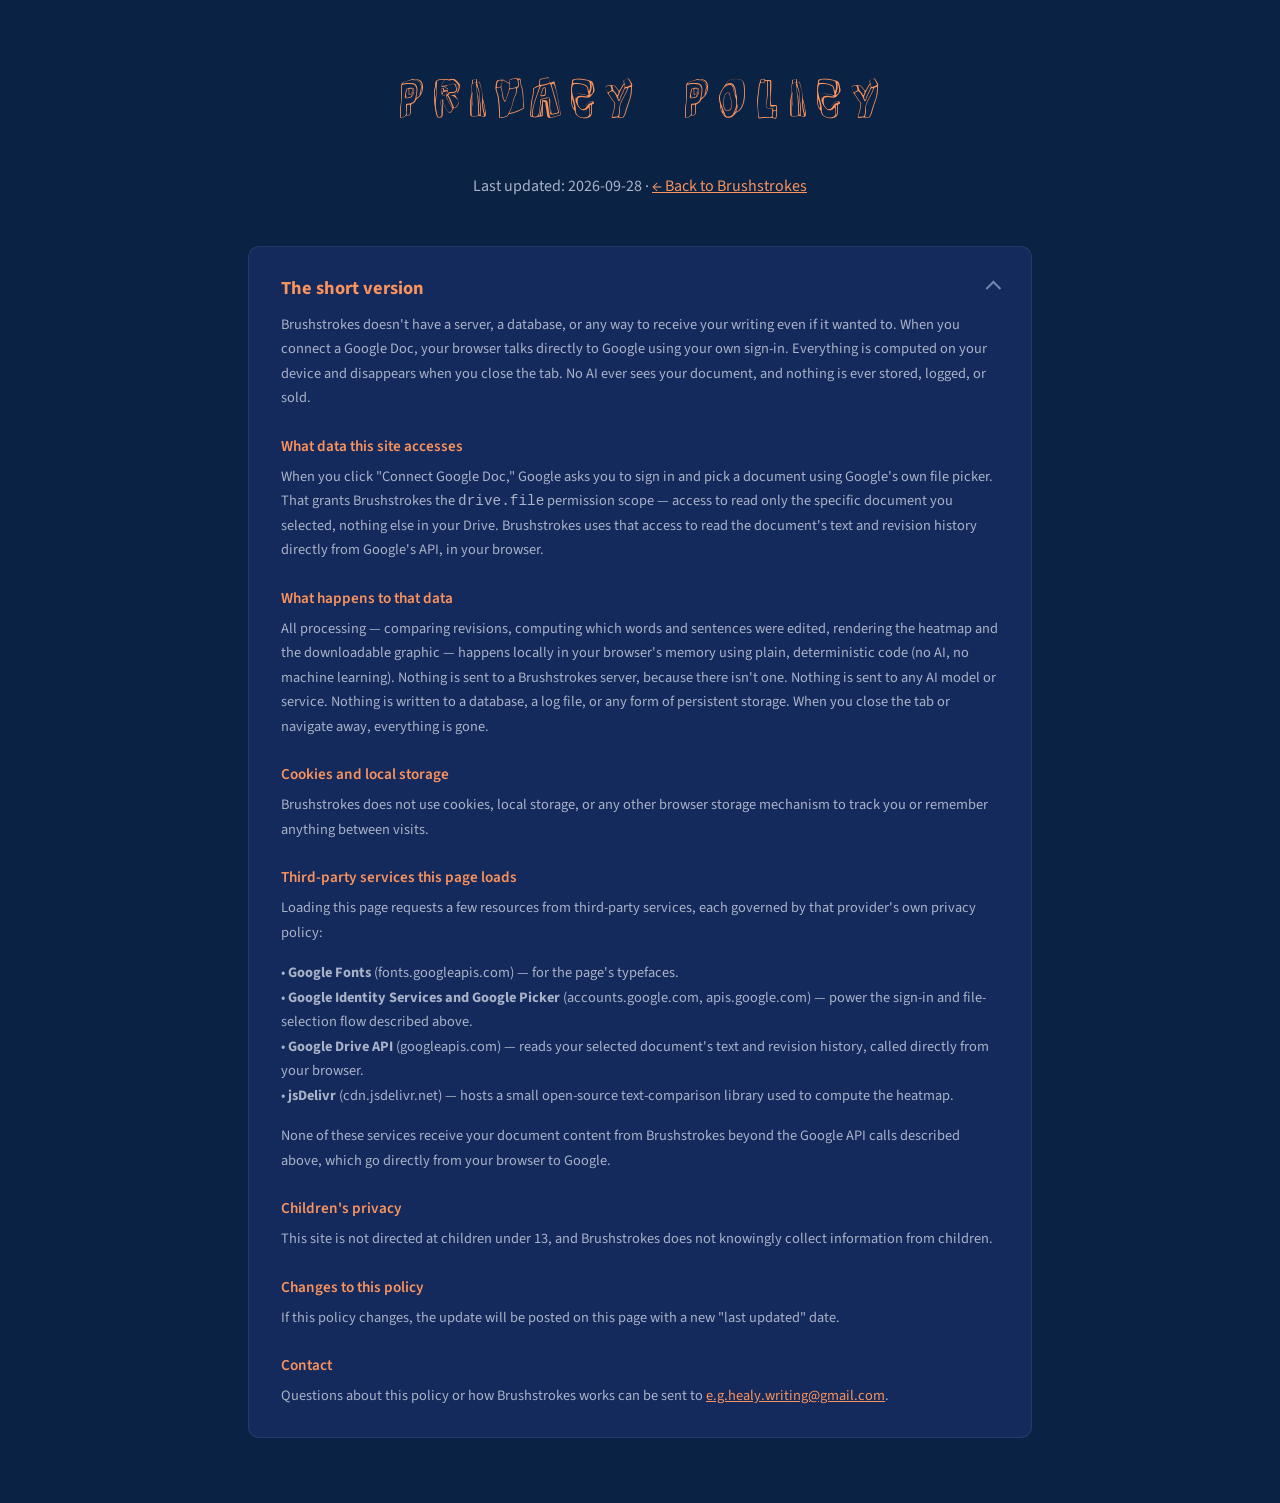
<file: privacy.html>
<!DOCTYPE html>
<html lang="en">
<head>
	<meta charset="utf-8">
	<meta name="viewport" content="width=device-width, initial-scale=1, shrink-to-fit=no">
	<meta name="robots" content="noindex, nofollow, noarchive">
	<title>Privacy Policy &mdash; Brushstrokes</title>
	<link rel="preconnect" href="https://fonts.googleapis.com">
	<link rel="preconnect" href="https://fonts.gstatic.com" crossorigin>
	<link href="https://fonts.googleapis.com/css2?family=Source+Sans+3:ital,wght@0,200..900;1,200..900&display=swap" rel="stylesheet">
	<link href="https://fonts.googleapis.com/css2?family=Rock+3D&display=swap" rel="stylesheet">
	<link rel="stylesheet" href="style.css">
</head>
<body>
	<main>
		<header class="intro">
			<h1 class="rock-heading" style="font-size: clamp(1.8rem, 1.5rem + 1.5vw, 3rem);">Privacy Policy</h1>
			<p class="subtitle">Last updated: 2026-09-28 &middot; <a href="index.html">&larr; Back to Brushstrokes</a></p>
		</header>

		<details class="content-card" open>
			<summary><h2>The short version</h2></summary>
			<p>Brushstrokes doesn't have a server, a database, or any way to receive your writing even if it wanted to. When you connect a Google Doc, your browser talks directly to Google using your own sign-in. Everything is computed on your device and disappears when you close the tab. No AI ever sees your document, and nothing is ever stored, logged, or sold.</p>

			<h3>What data this site accesses</h3>
			<p>When you click "Connect Google Doc," Google asks you to sign in and pick a document using Google's own file picker. That grants Brushstrokes the <code>drive.file</code> permission scope &mdash; access to read only the specific document you selected, nothing else in your Drive. Brushstrokes uses that access to read the document's text and revision history directly from Google's API, in your browser.</p>

			<h3>What happens to that data</h3>
			<p>All processing &mdash; comparing revisions, computing which words and sentences were edited, rendering the heatmap and the downloadable graphic &mdash; happens locally in your browser's memory using plain, deterministic code (no AI, no machine learning). Nothing is sent to a Brushstrokes server, because there isn't one. Nothing is sent to any AI model or service. Nothing is written to a database, a log file, or any form of persistent storage. When you close the tab or navigate away, everything is gone.</p>

			<h3>Cookies and local storage</h3>
			<p>Brushstrokes does not use cookies, local storage, or any other browser storage mechanism to track you or remember anything between visits.</p>

			<h3>Third-party services this page loads</h3>
			<p>Loading this page requests a few resources from third-party services, each governed by that provider's own privacy policy:</p>
			<p>&bull; <strong>Google Fonts</strong> (fonts.googleapis.com) &mdash; for the page's typefaces.<br>
			&bull; <strong>Google Identity Services and Google Picker</strong> (accounts.google.com, apis.google.com) &mdash; power the sign-in and file-selection flow described above.<br>
			&bull; <strong>Google Drive API</strong> (googleapis.com) &mdash; reads your selected document's text and revision history, called directly from your browser.<br>
			&bull; <strong>jsDelivr</strong> (cdn.jsdelivr.net) &mdash; hosts a small open-source text-comparison library used to compute the heatmap.</p>
			<p>None of these services receive your document content from Brushstrokes beyond the Google API calls described above, which go directly from your browser to Google.</p>

			<h3>Children's privacy</h3>
			<p>This site is not directed at children under 13, and Brushstrokes does not knowingly collect information from children.</p>

			<h3>Changes to this policy</h3>
			<p>If this policy changes, the update will be posted on this page with a new "last updated" date.</p>

			<h3>Contact</h3>
			<p>Questions about this policy or how Brushstrokes works can be sent to <a href="mailto:e.g.healy.writing@gmail.com">e.g.healy.writing@gmail.com</a>.</p>
		</details>
	</main>
</body>
</html>
</file>
<file: style.css>
:root {
	/* Fallback theme values — overwritten immediately by applyPaletteTheme()
	   in app.js, but kept here so the page never renders unstyled. */
	--color-background: #0a2243;
	--color-panel-bg: #14295c;
	--color-control-bg: #1c3970;
	--color-border: #3f5a99;
	--color-text: #e2e5ea;
	--color-text-muted: #a9b3c7;
	--color-text-faint: #7186ac;
	--color-highlight: #fa935c;
	--color-highlight-text: #17223d;
	--color-highlight-hover: #fbaf82;
	--color-highlight-hover-text: #17223d;
}

* {
	box-sizing: border-box;
}

/*
 * Cross-fades palette switches: anything whose color comes from a
 * --color-* custom property (background, panels, controls, borders,
 * text) transitions smoothly when applyPaletteTheme() updates those
 * variables. More specific transitions declared further down (e.g. on
 * button hover states) override this, which is intentional — those
 * stay snappy for interaction feedback.
 */
*, *::before, *::after {
	transition: background-color 0.4s ease, border-color 0.4s ease, color 0.4s ease;
}

/* Only html, not body -- overflow-x on body makes it its own scroll
   container per spec, which silently breaks position: sticky on
   descendants (e.g. #style-card). html alone is enough to stop the
   mobile logo-overflow bug this was added for. */
html {
	overflow-x: hidden;
}

body {
	margin: 0;
	font-family: "Source Sans 3", sans-serif;
	background-color: var(--color-background);
	color: var(--color-text);
}

a {
	color: var(--color-highlight);
}

a:hover {
	color: var(--color-highlight-hover);
}

main {
	max-width: 52rem;
	margin: 4rem auto;
	padding: 0 1.5rem;
}

h1.rock-heading {
	font-family: "Rock 3D", cursive;
	font-weight: 400;
	font-size: clamp(1.6rem, -0.3rem + 9.8vw, 4.8rem);
	text-transform: uppercase;
	text-align: center;
	color: var(--color-highlight);
	margin-bottom: 3rem;
	overflow-wrap: anywhere;
}

.subtitle {
	color: var(--color-text-muted);
	line-height: 1.5;
	margin-top: 0;
	text-align: center;
}

.control-card {
	display: flex;
	flex-direction: column;
	gap: 0.85rem;
	margin: 1.5rem 0;
	padding: 1.1rem 1.25rem;
	border-radius: 0.7rem;
	background-color: var(--color-panel-bg);
	border: 1px solid rgba(255, 255, 255, 0.08);
}

#style-card {
	margin-top: 6rem;
	position: sticky;
	top: 1rem;
	z-index: 10;
}

.card-divider {
	height: 1px;
	background-color: rgba(255, 255, 255, 0.08);
}

.doc-title {
	font-family: "Source Sans 3", sans-serif;
	font-size: 0.95rem;
	font-weight: 600;
	color: var(--color-text-faint);
	margin: 0;
}

.control-card-heading {
	font-family: "Source Sans 3", sans-serif;
	font-size: 1.05rem;
	font-weight: 700;
	color: var(--color-highlight);
	margin: 0;
}

.control-card p {
	margin: 0;
	color: var(--color-text-muted);
	font-size: 0.9rem;
	line-height: 1.7;
}

.toolbar {
	display: flex;
	align-items: center;
	flex-wrap: wrap;
	gap: 1.25rem;
	min-height: 2rem;
}

.toolbar-group-label {
	font-size: 0.68rem;
	font-weight: 600;
	letter-spacing: 0.1em;
	text-transform: uppercase;
	color: var(--color-text-faint);
}

button.btn {
	font: inherit;
	font-size: 0.9rem;
	padding: 0.4rem 0.9rem;
	border-radius: 0.4rem;
	border: 1px solid var(--color-border);
	background-color: var(--color-control-bg);
	color: var(--color-text);
	cursor: pointer;
	transition: border-color 0.15s ease, background-color 0.15s ease;
}

button.btn:hover:not(:disabled) {
	border-color: var(--color-highlight);
}

button.btn:disabled {
	opacity: 0.4;
	cursor: not-allowed;
}

button.btn-primary {
	border-color: var(--color-highlight);
	background-color: var(--color-highlight);
	color: var(--color-highlight-text);
	font-weight: 600;
}

button.btn-primary:hover:not(:disabled) {
	background-color: var(--color-highlight-hover);
	border-color: var(--color-highlight-hover);
	color: var(--color-highlight-hover-text);
}

.radio-group {
	display: flex;
	flex-direction: column;
	align-items: flex-start;
	gap: 0.2rem;
}

.radio-option {
	display: flex;
	align-items: center;
	gap: 0.45rem;
	font-size: 0.85rem;
	color: var(--color-text-muted);
	cursor: pointer;
}

.radio-option input[type="radio"] {
	accent-color: var(--color-highlight);
	cursor: pointer;
}

.radio-option:hover {
	color: var(--color-text);
}

.mode-label {
	margin-left: auto;
	font-size: 0.8rem;
	color: var(--color-text-faint);
	align-self: center;
	max-width: 22rem;
	text-align: right;
}

.loading-dots {
	display: inline-flex;
	align-items: center;
	gap: 0.2em;
	margin-left: 0.4em;
	vertical-align: middle;
}

.loading-dots span {
	width: 0.3em;
	height: 0.3em;
	border-radius: 50%;
	background-color: currentColor;
	animation: loading-dot-bounce 1.1s ease-in-out infinite;
}

.loading-dots span:nth-child(2) {
	animation-delay: 0.15s;
}

.loading-dots span:nth-child(3) {
	animation-delay: 0.3s;
}

@keyframes loading-dot-bounce {
	0%, 80%, 100% {
		transform: translateY(0);
		opacity: 0.5;
	}
	40% {
		transform: translateY(-0.25em);
		opacity: 1;
	}
}

.status-expand-btn {
	font: inherit;
	font-size: 0.75rem;
	color: var(--color-highlight);
	background: none;
	border: none;
	padding: 0;
	cursor: pointer;
	text-decoration: underline;
}

.status-expand-btn:hover {
	color: var(--color-highlight-hover);
}

.jump-rail {
	position: fixed;
	top: 50%;
	left: 1.25rem;
	transform: translateY(-50%);
	z-index: 100;
	display: flex;
	flex-direction: column;
	gap: 0.85rem;
	padding: 1rem 1.1rem;
	border-radius: 0.7rem;
	background-color: var(--color-panel-bg);
	border: 1px solid rgba(255, 255, 255, 0.08);
	max-height: 80vh;
	max-width: 11rem;
	overflow-y: auto;
}

/*
 * Fixed group holding the palette rail and the style/legend rail,
 * stacked vertically on the right edge -- one shared fixed position +
 * vertical centering, so the two cards sit right next to each other
 * instead of each needing to guess the other's height.
 */
.right-rail-group {
	position: fixed;
	top: 50%;
	right: 1.25rem;
	transform: translateY(-50%);
	z-index: 100;
	display: flex;
	flex-direction: column;
	gap: 0.75rem;
	max-height: 80vh;
}

.style-rail {
	display: flex;
	flex-direction: column;
	align-items: center;
	gap: 0.75rem;
	padding: 0.85rem 0.75rem;
	border-radius: 0.7rem;
	background-color: var(--color-panel-bg);
	border: 1px solid rgba(255, 255, 255, 0.08);
	flex-shrink: 0;
}

.style-rail-row {
	display: flex;
	flex-direction: column;
	align-items: center;
	gap: 0.75rem;
	width: 100%;
}

/* Parallel to .legend below -- both are a .rail-title directly above
   their own content (radios here, the gradient bar there), so the two
   labels sit at the same structural level instead of one being a
   sub-heading nested under the other. */
.style-rail-col {
	display: flex;
	flex-direction: column;
	align-items: center;
	gap: 0.35rem;
}

.rail-title {
	font-family: "Source Sans 3", sans-serif;
	font-size: 0.7rem;
	font-weight: 700;
	text-transform: uppercase;
	letter-spacing: 0.06em;
	color: var(--color-text-faint);
}

.jump-rail a {
	font-family: "Source Sans 3", sans-serif;
	font-size: 0.8rem;
	line-height: 1.4;
	color: var(--color-text-muted);
	text-decoration: none;
}

.jump-rail a:hover {
	color: var(--color-highlight);
}

.jump-rail-number {
	color: var(--color-text-faint);
	font-weight: 600;
}

.jump-rail a:hover .jump-rail-number {
	color: var(--color-highlight);
}

@media (max-width: 1100px) {
	.jump-rail {
		display: none;
	}
}

.palette-rail {
	display: flex;
	flex-direction: column;
	align-items: center;
	gap: 0.3rem;
	padding: 0.5rem;
	border-radius: 0.7rem;
	background-color: var(--color-panel-bg);
	border: 1px solid rgba(255, 255, 255, 0.08);
	min-height: 0;
}

/* Caret buttons replace a visible scrollbar for the thumbnail list. */
.palette-rail-scroll-btn {
	display: flex;
	align-items: center;
	justify-content: center;
	width: 100%;
	padding: 0.15rem 0;
	background: none;
	border: none;
	cursor: pointer;
}

.palette-rail-scroll-btn::before {
	content: "";
	width: 0;
	height: 0;
	border: 5px solid transparent;
}

.palette-rail-scroll-up::before {
	border-bottom-color: var(--color-text-faint);
}

.palette-rail-scroll-down::before {
	border-top-color: var(--color-text-faint);
}

.palette-rail-scroll-up:hover:not(:disabled)::before {
	border-bottom-color: var(--color-highlight);
}

.palette-rail-scroll-down:hover:not(:disabled)::before {
	border-top-color: var(--color-highlight);
}

.palette-rail-scroll-btn:disabled {
	cursor: not-allowed;
	opacity: 0.35;
}

.palette-rail-list {
	display: flex;
	flex-direction: column;
	align-items: center;
	gap: 0.5rem;
	/* The active-thumbnail ring's box-shadow extends 4px past its own
	   box; without padding here, overflow clips that ring right at the
	   scroll boundary for whichever thumbnail sits closest to it. */
	padding: 0.3rem;
	overflow-y: hidden;
	scroll-behavior: smooth;
	flex: 1 1 auto;
	min-height: 0;
	/* Explicit cap, not just flex-shrink -- guarantees the list is
	   actually scrollable (and the carets have something to do)
	   regardless of how much vertical space the viewport happens to
	   leave for .right-rail-group. */
	max-height: 20rem;
}

.palette-rail-item {
	display: block;
	flex-shrink: 0;
	padding: 0;
	line-height: 0;
	border: 2px solid transparent;
	border-radius: 0.4rem;
	background: none;
	cursor: pointer;
	transition: border-color 0.15s ease, transform 0.15s ease;
}

.palette-rail-item:hover {
	border-color: var(--color-highlight);
	transform: scale(1.06);
}

.palette-rail-item.active {
	border-color: var(--color-highlight);
	box-shadow: 0 0 0 2px var(--color-panel-bg), 0 0 0 4px var(--color-highlight);
}

.palette-rail-thumb {
	display: block;
	width: 2.75rem;
	height: 2.75rem;
	object-fit: cover;
	border-radius: 0.25rem;
}

/*
 * Below 900px, the palette + style rails stop being permanent
 * floating panels (there's no room for them alongside the actual
 * content) and instead act as a slide-up drawer: hidden off-screen by
 * default, opened by the floating button, closed via its own close
 * button, the backdrop, or the button again. See initMobileDrawer()
 * in app.js for the open/close wiring -- this is the presentation.
 */
.mobile-adjust-fab {
	display: none;
}

.mobile-drawer-backdrop {
	display: none;
}

.mobile-drawer-close {
	display: none;
}

@media (max-width: 900px) {
	.mobile-adjust-fab {
		display: flex;
		align-items: center;
		justify-content: center;
		position: fixed;
		bottom: 1.25rem;
		right: 1.25rem;
		width: 3rem;
		height: 3rem;
		border-radius: 50%;
		background-color: var(--color-highlight);
		color: var(--color-highlight-text);
		border: none;
		box-shadow: 0 6px 20px rgba(0, 0, 0, 0.4);
		cursor: pointer;
		z-index: 200;
	}

	body.mobile-drawer-open .mobile-drawer-backdrop {
		display: block;
		position: fixed;
		inset: 0;
		background-color: rgba(0, 0, 0, 0.5);
		z-index: 150;
	}

	body.mobile-drawer-open {
		overflow: hidden;
	}

	.right-rail-group {
		position: fixed;
		top: auto;
		left: 0;
		right: 0;
		bottom: 0;
		transform: translateY(100%);
		width: 100%;
		max-width: none;
		flex-direction: column;
		align-items: stretch;
		gap: 0.75rem;
		max-height: 75vh;
		overflow-y: auto;
		padding: 2rem 1rem 1.5rem;
		border-radius: 1rem 1rem 0 0;
		background-color: var(--color-panel-bg);
		border-top: 1px solid rgba(255, 255, 255, 0.08);
		box-shadow: 0 -8px 30px rgba(0, 0, 0, 0.4);
		z-index: 201;
		transition: transform 0.25s ease;
	}

	body.mobile-drawer-open .right-rail-group {
		transform: translateY(0);
	}

	/* Palette on top, Adjustments below -- each full width. */
	.palette-rail,
	.style-rail {
		width: 100%;
		flex: 0 0 auto;
	}

	/* Thumbnails scroll left/right by touch instead of the desktop's
	   vertical list + up/down carets. */
	.palette-rail-list {
		flex-direction: row;
		max-height: none;
		width: 100%;
		overflow-x: auto;
		overflow-y: hidden;
	}

	.palette-rail-scroll-btn {
		display: none;
	}

	/* Radio buttons to the left of the legend, instead of stacked. */
	.style-rail-row {
		flex-direction: row;
		align-items: flex-start;
		justify-content: center;
		gap: 2rem;
	}

	/* The legend's own gradient runs horizontally to match. Scoped with
	   .right-rail-group (not just .legend-row) for the same reason as
	   .legend-gradient below -- the unconditional base rule appears
	   later in the file and would otherwise win the specificity tie
	   regardless of viewport. */
	.right-rail-group .legend-row {
		flex-direction: row;
		align-items: center;
	}

	/* .right-rail-group prefix (not just .legend-gradient) is
	   deliberate: this and the unconditional base rule below have
	   equal specificity otherwise, and the base rule -- appearing
	   later in the file -- would win the tie regardless of viewport,
	   silently defeating this media query. */
	.right-rail-group .legend-gradient {
		width: 6rem;
		height: 0.6rem;
		background: linear-gradient(90deg, var(--legend-stops));
	}

	.mobile-drawer-close {
		display: block;
		position: absolute;
		top: 0.4rem;
		right: 0.75rem;
		background: none;
		border: none;
		color: var(--color-text-faint);
		font-size: 1.4rem;
		line-height: 1;
		cursor: pointer;
	}

	.mobile-drawer-close:hover {
		color: var(--color-highlight);
	}

	/* Hover-only affordances don't apply on touch. */
	.palette-preview,
	.word-footnote-preview {
		display: none;
	}
}

/*
 * Larger preview of a palette's painting, shown when hovering (or
 * focusing) its rail thumbnail. Positioned outside the rail itself
 * (not scaling the thumbnail in place) since the rail clips overflow
 * for its internal scrollbar. JS sets `top` per-thumbnail so the
 * preview lines up with whichever one is active; this just handles
 * the horizontal placement, sizing, and show/hide transition.
 */
.palette-preview {
	position: fixed;
	right: 5.5rem;
	width: 16rem;
	max-width: 40vw;
	max-height: 70vh;
	transform: translateY(-50%) scale(0.96);
	opacity: 0;
	pointer-events: none;
	z-index: 101;
	border-radius: 0.5rem;
	overflow: hidden;
	border: 1px solid rgba(255, 255, 255, 0.15);
	box-shadow: 0 12px 40px rgba(0, 0, 0, 0.5);
	transition: opacity 0.15s ease, transform 0.15s ease;
}

.palette-preview.visible {
	opacity: 1;
	transform: translateY(-50%) scale(1);
}

.palette-preview img {
	display: block;
	width: 100%;
	height: 100%;
	object-fit: cover;
}

/*
 * Pop-out shown near a word or sentence on hover, with its earlier
 * drafts -- same show/hide pattern as the palette rail's preview, but
 * anchored to the hovered span's position instead of a fixed rail, and
 * flipped above/below in JS depending on where that span sits.
 */
.word-footnote-preview {
	position: fixed;
	top: 0;
	width: 20rem;
	max-width: 90vw;
	max-height: 60vh;
	overflow-y: auto;
	padding: 1rem 1.1rem;
	border-radius: 0.6rem;
	background-color: var(--color-panel-bg);
	border: 1px solid rgba(255, 255, 255, 0.15);
	box-shadow: 0 12px 40px rgba(0, 0, 0, 0.5);
	z-index: 150;
	opacity: 0;
	transform: scale(0.97);
	pointer-events: none;
	transition: opacity 0.15s ease, transform 0.15s ease;
}

.word-footnote-preview.visible {
	opacity: 1;
	transform: scale(1);
}

/*
 * Lives inside the palette rail, above the palette thumbnails --
 * a vertical bar (rather than the old horizontal one) to match the
 * rail's own vertical layout.
 */
.legend {
	display: none;
	flex-direction: column;
	align-items: center;
	gap: 0.35rem;
	margin-bottom: 0.5rem;
	padding-bottom: 0.5rem;
	border-bottom: 1px solid rgba(255, 255, 255, 0.08);
	font-size: 0.62rem;
	line-height: 1.2;
	text-align: center;
	color: var(--color-text-muted);
}

.legend .rail-title {
	align-self: stretch;
	width: 100%;
	text-align: left;
}

.legend-row {
	display: flex;
	flex-direction: column;
	align-items: center;
	gap: 0.35rem;
}

/* display:flex on the bare class would beat the browser's default
   [hidden] { display: none } (author rules always win at equal
   specificity) -- see the same fix on .frame-loading. */
.legend:not([hidden]) {
	display: flex;
}

.legend-gradient {
	display: inline-block;
	width: 0.6rem;
	height: 6rem;
	border-radius: 999px;
	transition: opacity 0.25s ease;
	/* --legend-stops is set from JS (see applyPaletteTheme); the angle
	   is fixed here rather than baked into that value, since it's
	   vertical on desktop but horizontal in the mobile drawer -- same
	   stop list either way (see paletteToGradientStops). */
	background: linear-gradient(180deg, var(--legend-stops));
}

.footnote-panel {
	margin-top: 1.25rem;
	margin-bottom: 2rem;
	padding: 1.25rem 1.5rem;
	border-radius: 0.7rem;
	background-color: var(--color-panel-bg);
	border: 1px solid rgba(255, 255, 255, 0.08);
	min-height: 6rem;
}

.frame-standalone {
	display: flex;
	flex-direction: column;
	align-items: center;
	margin: 1.25rem 0 2rem;
}

.frame-label {
	display: block;
	font-size: 0.68rem;
	font-weight: 600;
	letter-spacing: 0.1em;
	text-transform: uppercase;
	color: var(--color-text-faint);
	margin-top: 0.75rem;
}

.frame-graphic {
	width: 100%;
	max-width: 30rem;
	height: auto;
	display: block;
	border-radius: 0.3em;
	border: 1px solid rgba(255, 255, 255, 0.12);
	transition: opacity 0.25s ease;
}

.frame-graphic-wrap {
	position: relative;
	width: 100%;
	max-width: 30rem;
}

.frame-loading {
	position: absolute;
	inset: 0;
	display: none;
	align-items: center;
	justify-content: center;
	gap: 0.4rem;
	background-color: var(--color-panel-bg);
	border-radius: 0.3em;
	border: 1px solid rgba(255, 255, 255, 0.12);
	color: var(--color-text-faint);
	font-size: 0.85rem;
}

/* display:flex on the bare class would beat the browser's default
   [hidden] { display: none }, since author rules always win at equal
   specificity -- this keeps it hidden until JS clears the attribute. */
.frame-loading:not([hidden]) {
	display: flex;
}

.painting-reference {
	display: flex;
	flex-direction: column;
	align-items: center;
	margin: 3rem 0 1rem;
}

.painting-image {
	width: 100%;
	max-width: 30rem;
	height: auto;
	display: block;
	border-radius: 0.3em;
	border: 1px solid rgba(255, 255, 255, 0.12);
	transition: opacity 0.25s ease;
}

.footnote-panel .btn {
	margin-top: 1rem;
}

.footnote-label {
	display: block;
	font-size: 0.68rem;
	font-weight: 600;
	letter-spacing: 0.1em;
	text-transform: uppercase;
	color: var(--color-text-faint);
	margin-bottom: 0.75rem;
}

.footnote-placeholder {
	margin: 0;
	color: var(--color-text-faint);
	font-size: 0.9rem;
	font-style: italic;
}

.footnote-list {
	margin: 0;
	padding-left: 1.25rem;
	color: var(--color-text);
	font-size: 0.95rem;
	line-height: 1.7;
}

.footnote-list li {
	margin-bottom: 0.3rem;
}

.footnote-list li::marker {
	color: var(--color-highlight);
}

.doc-output {
	/* Always white, independent of the current palette's light/dark
	   text derivation — the document text sits on the heat gradient
	   itself, not the page background, so it isn't held to the same
	   WCAG contrast logic as the surrounding site chrome. */
	color: #ffffff;
	line-height: 1.9;
	font-size: 1.05rem;
	white-space: pre-wrap;
	transition: opacity 0.25s ease;
}

.doc-output .sentence {
	padding: 0.1em 0.05em;
	border-radius: 0.3em;
}

.doc-output .word {
	transition: text-shadow 0.2s ease;
}

.doc-output .word.heat-high {
	text-shadow: 0 0 0.5em var(--heat-glow-color, rgba(239, 68, 68, 0.6));
	font-weight: 600;
}

/*
 * Generic reusable content card. To add a new prose section anywhere
 * on the site, just wrap it in a <section class="content-card"> with
 * plain <h2>/<h3>/<p> tags — no per-section heading classes needed,
 * the container handles all the styling via these descendant rules.
 *
 *   <section class="content-card">
 *     <h2>Section title</h2>
 *     <p>Intro paragraph.</p>
 *     <h3>A subheading</h3>
 *     <p>More content.</p>
 *     <p>Another paragraph — gets automatic spacing from the one above.</p>
 *   </section>
 */
.content-card {
	margin: 3rem 0;
	padding: 1.75rem 2rem;
	border-radius: 0.7rem;
	background-color: var(--color-panel-bg);
	border: 1px solid rgba(255, 255, 255, 0.08);
}

.content-card h2 {
	font-family: "Source Sans 3", sans-serif;
	font-size: 1.15rem;
	font-weight: 700;
	color: var(--color-highlight);
	margin: 0 0 1.5rem;
}

.content-card h3 {
	font-family: "Source Sans 3", sans-serif;
	font-size: 0.95rem;
	font-weight: 600;
	color: var(--color-highlight);
	margin: 1.5rem 0 0.5rem;
}

.content-card h3:first-child {
	margin-top: 0;
}

.content-card p {
	margin: 0;
	color: var(--color-text-muted);
	font-size: 0.9rem;
	line-height: 1.7;
}

.content-card p + p {
	margin-top: 1rem;
}

.content-card summary {
	cursor: pointer;
	list-style: none;
	display: flex;
	align-items: center;
	justify-content: space-between;
	gap: 1rem;
}

.content-card[open] summary {
	margin-bottom: 0.75rem;
}

.content-card summary::-webkit-details-marker {
	display: none;
}

.content-card summary::marker {
	content: "";
}

.content-card summary h2 {
	margin: 0;
}

.content-card summary::after {
	content: "";
	flex-shrink: 0;
	width: 0.55em;
	height: 0.55em;
	border-right: 2px solid var(--color-text-faint);
	border-bottom: 2px solid var(--color-text-faint);
	transform: rotate(45deg);
	transition: transform 0.2s ease;
}

.content-card[open] summary::after {
	transform: rotate(-135deg);
}

.content-card summary:hover h2 {
	color: var(--color-highlight-hover);
}
</file>
